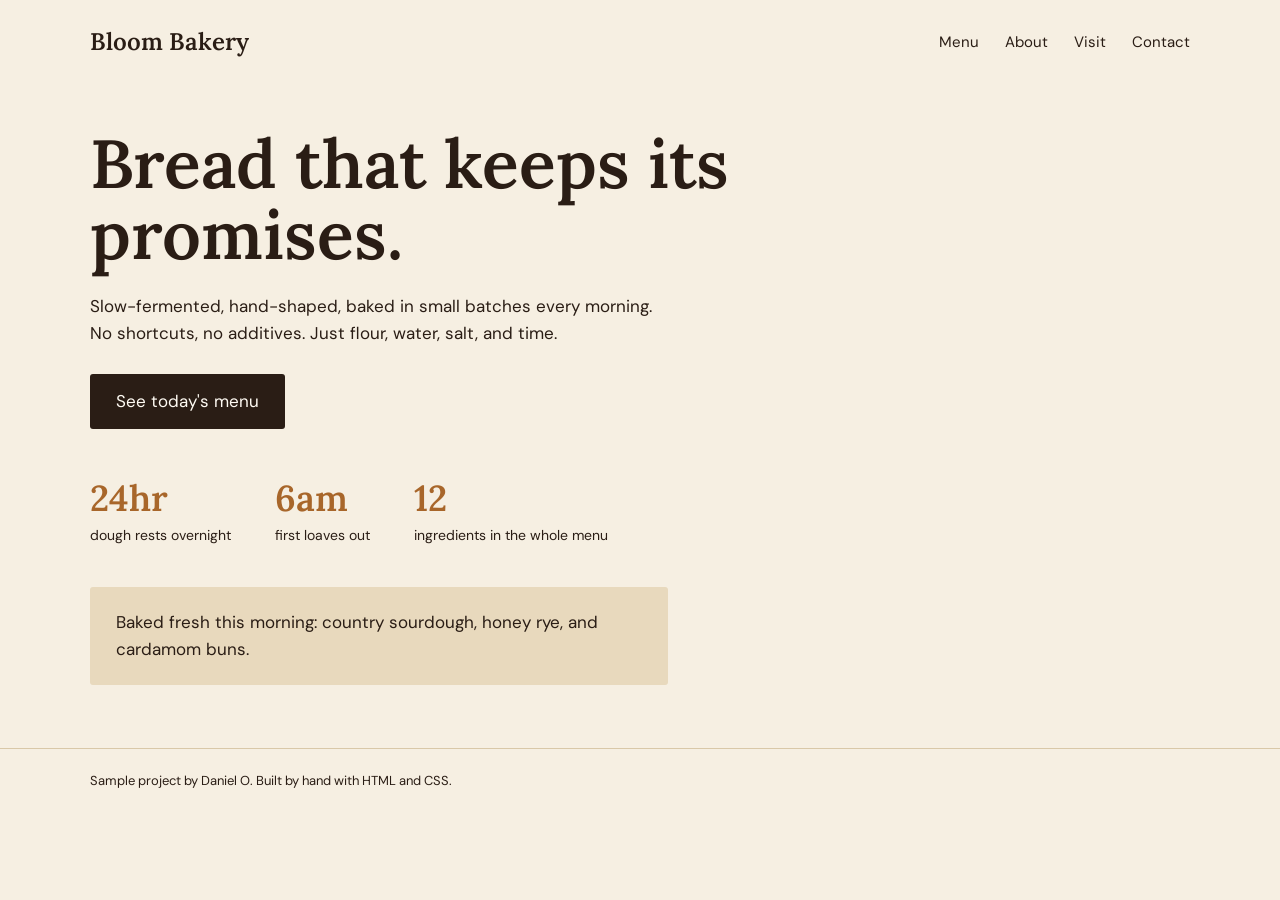
<file: index.html>
<!doctype html><html lang=en><head><meta charset=utf-8><meta name=viewport content='width=device-width,initial-scale=1'><title>Home | Bloom Bakery</title><link rel=preconnect href=https://fonts.googleapis.com><link href='https://fonts.googleapis.com/css2?family=Lora:wght@600&family=DM+Sans&display=swap' rel=stylesheet><link rel=stylesheet href=style.css></head><body><header><a class=logo href=index.html>Bloom Bakery</a><nav><a class='' href='menu.html'>Menu</a><a class='' href='about.html'>About</a><a class='' href='visit.html'>Visit</a><a class='' href='contact.html'>Contact</a></nav></header><main><h1>Bread that keeps its promises.</h1><p>Slow-fermented, hand-shaped, baked in small batches every morning. No shortcuts, no additives. Just flour, water, salt, and time.</p><a class=btn href=menu.html>See today's menu</a><div class=facts><div><b>24hr</b><span>dough rests overnight</span></div><div><b>6am</b><span>first loaves out</span></div><div><b>12</b><span>ingredients in the whole menu</span></div></div><div class=strip>Baked fresh this morning: country sourdough, honey rye, and cardamom buns.</div></main><footer>Sample project by Daniel O. Built by hand with HTML and CSS.</footer></body></html>
</file>
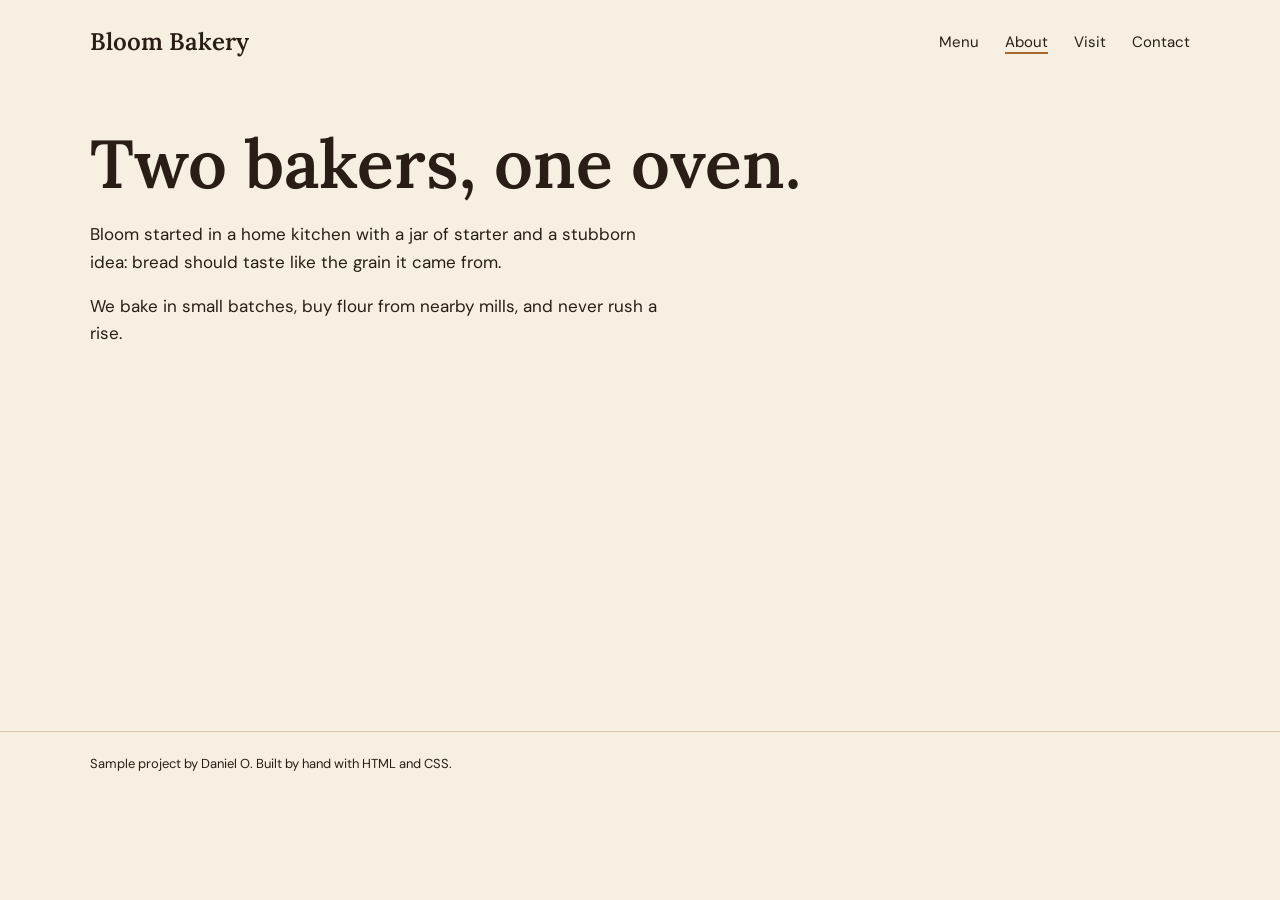
<file: about.html>
<!doctype html><html lang=en><head><meta charset=utf-8><meta name=viewport content='width=device-width,initial-scale=1'><title>About | Bloom Bakery</title><link rel=preconnect href=https://fonts.googleapis.com><link href='https://fonts.googleapis.com/css2?family=Lora:wght@600&family=DM+Sans&display=swap' rel=stylesheet><link rel=stylesheet href=style.css></head><body><header><a class=logo href=index.html>Bloom Bakery</a><nav><a class='' href='menu.html'>Menu</a><a class='on' href='about.html'>About</a><a class='' href='visit.html'>Visit</a><a class='' href='contact.html'>Contact</a></nav></header><main><h1>Two bakers, one oven.</h1><p>Bloom started in a home kitchen with a jar of starter and a stubborn idea: bread should taste like the grain it came from.</p><p>We bake in small batches, buy flour from nearby mills, and never rush a rise.</p></main><footer>Sample project by Daniel O. Built by hand with HTML and CSS.</footer></body></html>
</file>
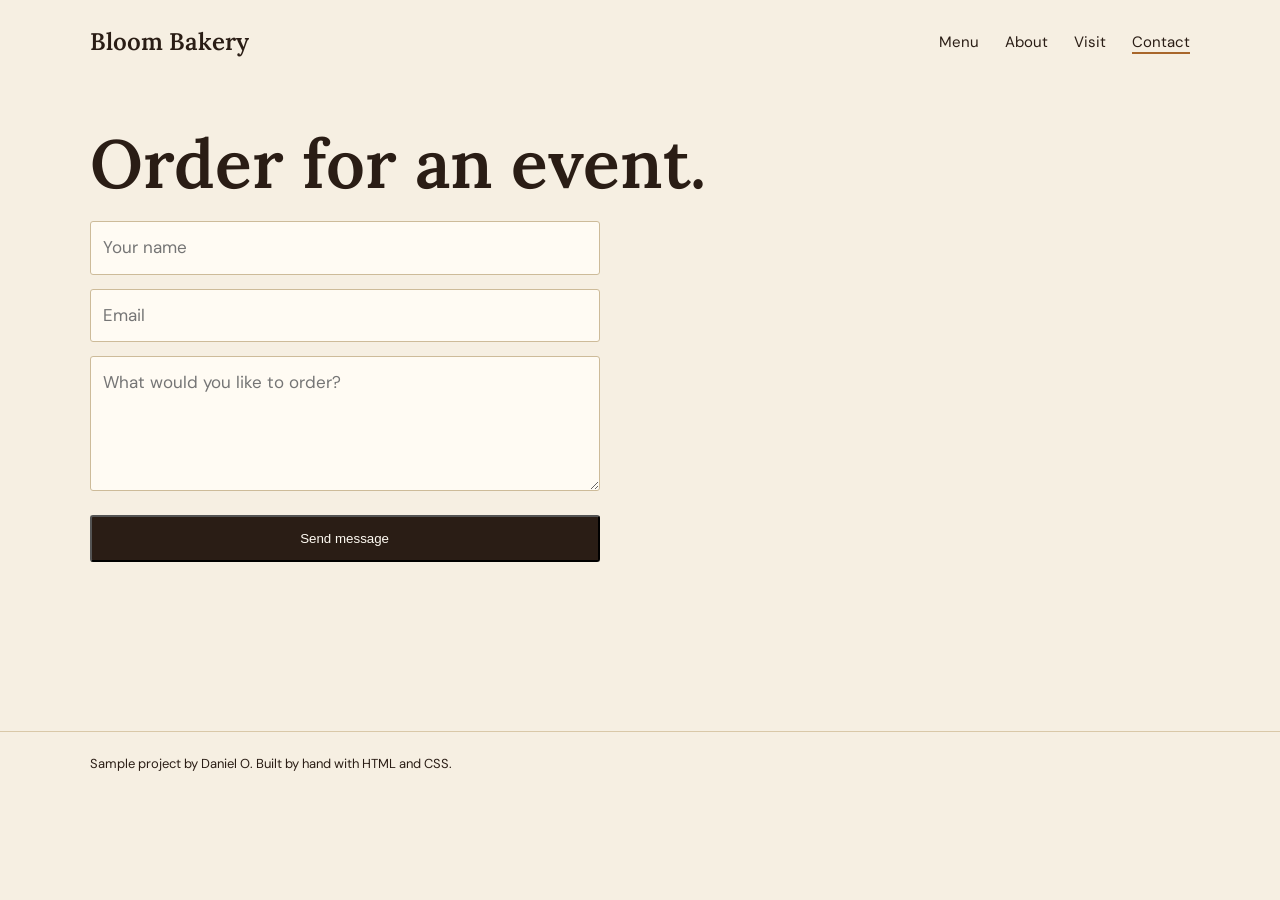
<file: contact.html>
<!doctype html><html lang=en><head><meta charset=utf-8><meta name=viewport content='width=device-width,initial-scale=1'><title>Contact | Bloom Bakery</title><link rel=preconnect href=https://fonts.googleapis.com><link href='https://fonts.googleapis.com/css2?family=Lora:wght@600&family=DM+Sans&display=swap' rel=stylesheet><link rel=stylesheet href=style.css></head><body><header><a class=logo href=index.html>Bloom Bakery</a><nav><a class='' href='menu.html'>Menu</a><a class='' href='about.html'>About</a><a class='' href='visit.html'>Visit</a><a class='on' href='contact.html'>Contact</a></nav></header><main><h1>Order for an event.</h1><form onsubmit='return false'><input placeholder='Your name'><input placeholder='Email'><textarea rows=4 placeholder='What would you like to order?'></textarea><button class=btn>Send message</button></form></main><footer>Sample project by Daniel O. Built by hand with HTML and CSS.</footer></body></html>
</file>
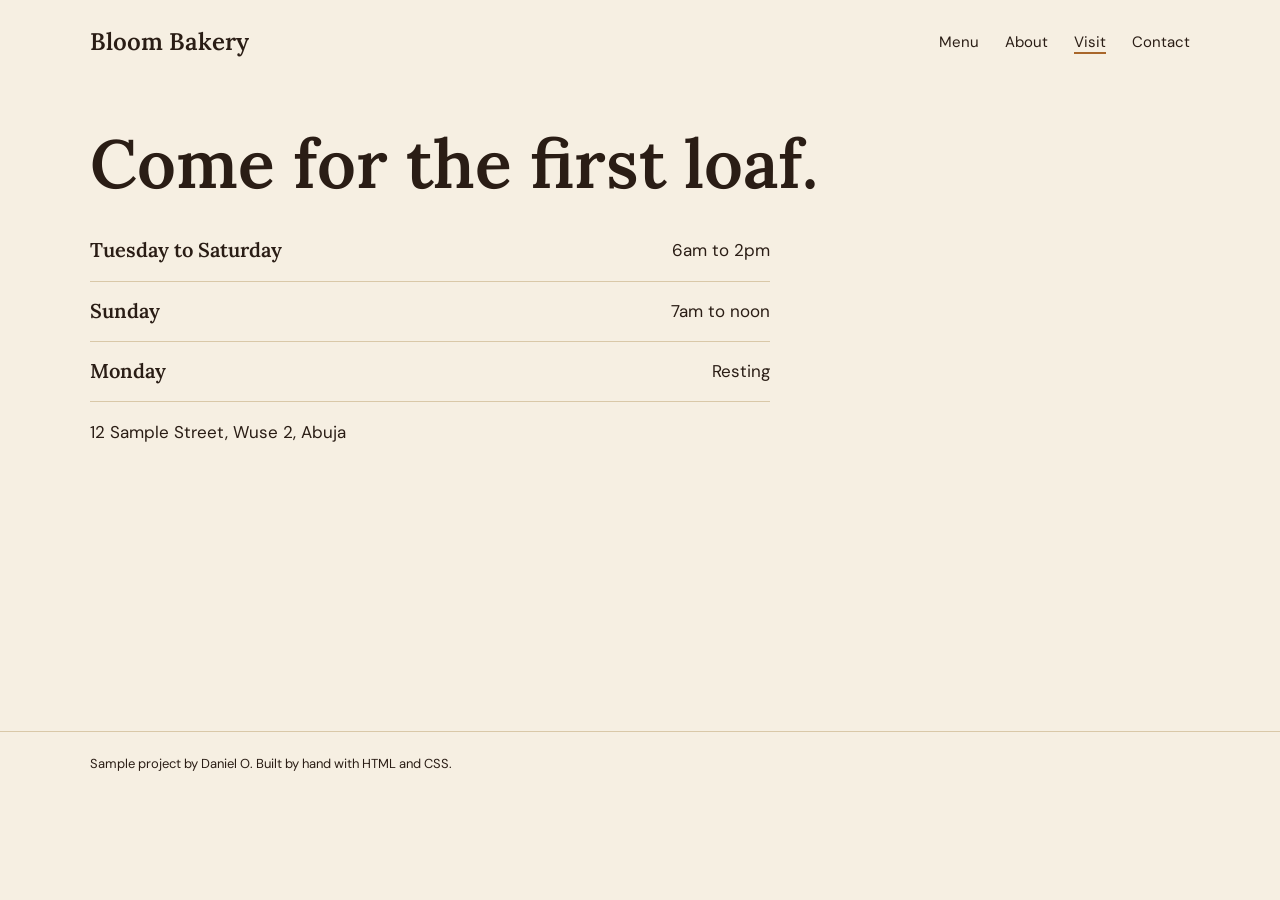
<file: visit.html>
<!doctype html><html lang=en><head><meta charset=utf-8><meta name=viewport content='width=device-width,initial-scale=1'><title>Visit | Bloom Bakery</title><link rel=preconnect href=https://fonts.googleapis.com><link href='https://fonts.googleapis.com/css2?family=Lora:wght@600&family=DM+Sans&display=swap' rel=stylesheet><link rel=stylesheet href=style.css></head><body><header><a class=logo href=index.html>Bloom Bakery</a><nav><a class='' href='menu.html'>Menu</a><a class='' href='about.html'>About</a><a class='on' href='visit.html'>Visit</a><a class='' href='contact.html'>Contact</a></nav></header><main><h1>Come for the first loaf.</h1><div class=item><b>Tuesday to Saturday</b><span>6am to 2pm</span></div><div class=item><b>Sunday</b><span>7am to noon</span></div><div class=item><b>Monday</b><span>Resting</span></div><p>12 Sample Street, Wuse 2, Abuja</p></main><footer>Sample project by Daniel O. Built by hand with HTML and CSS.</footer></body></html>
</file>
